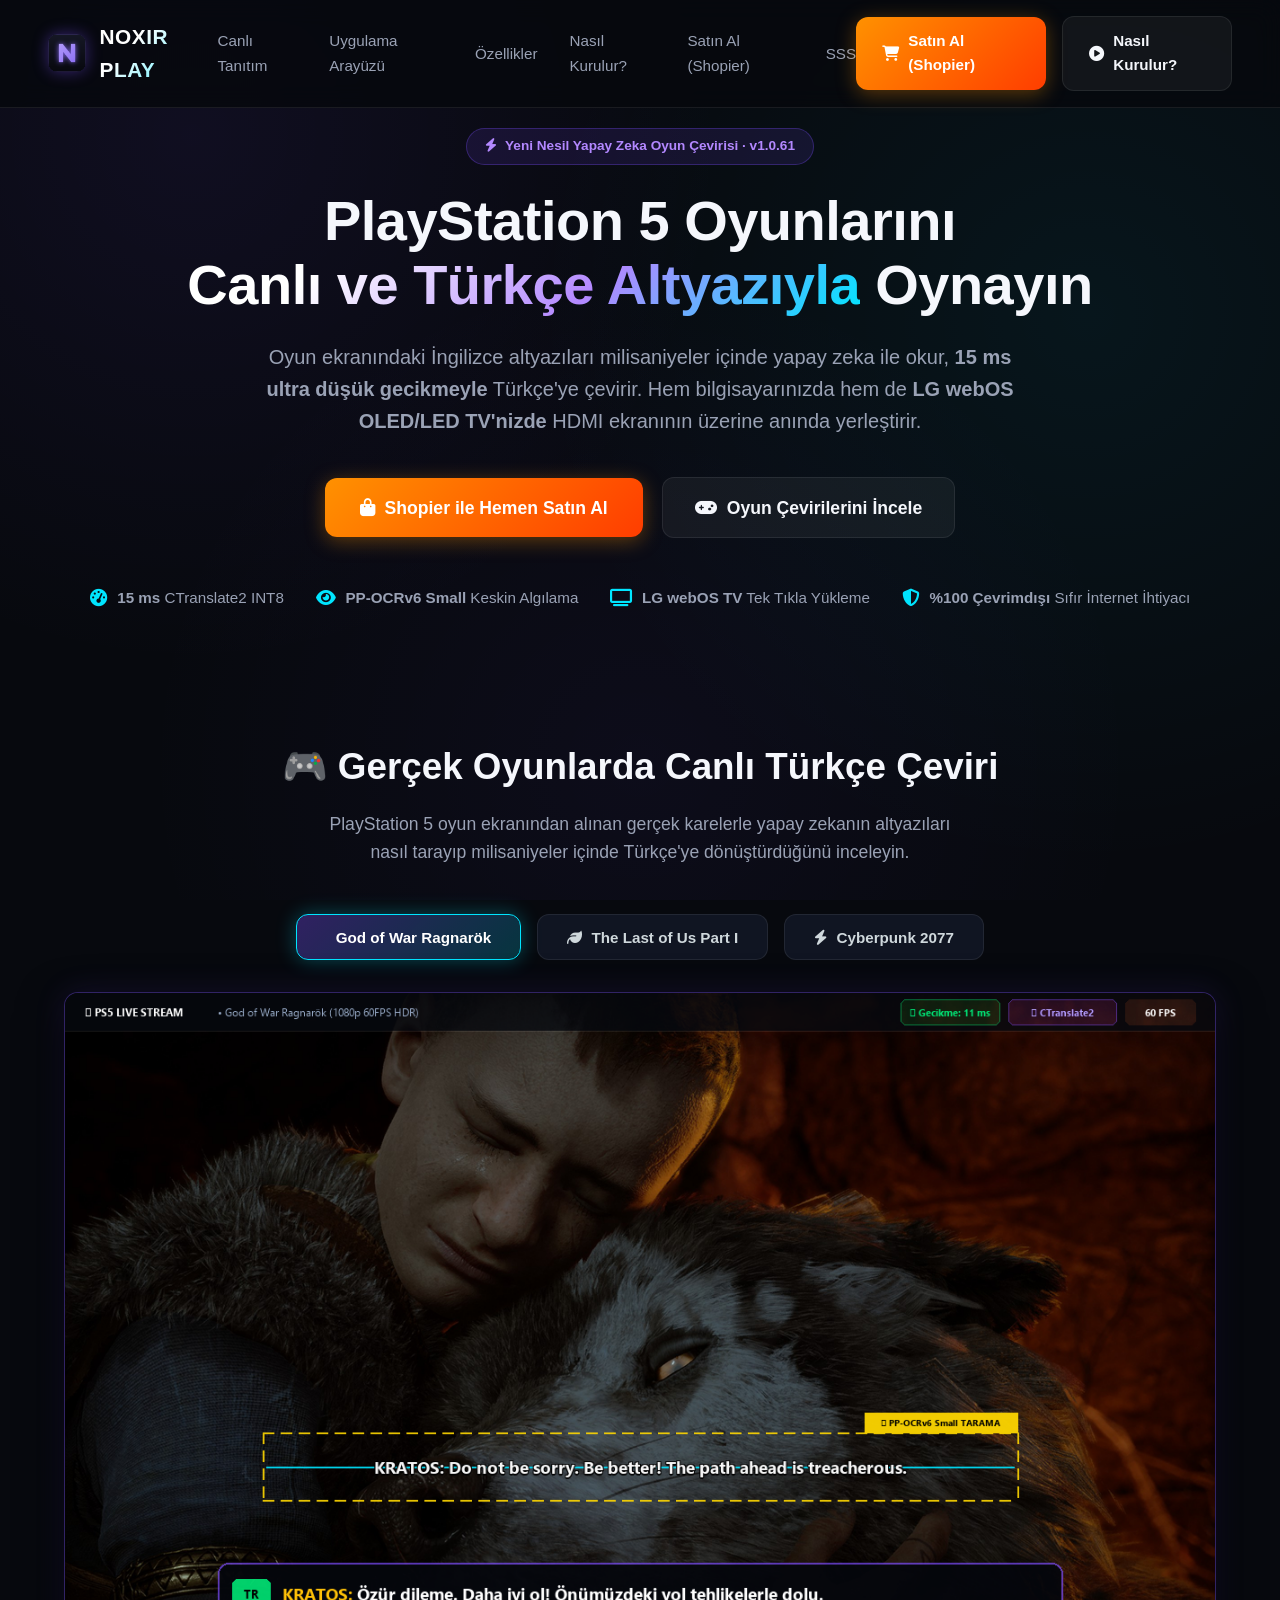
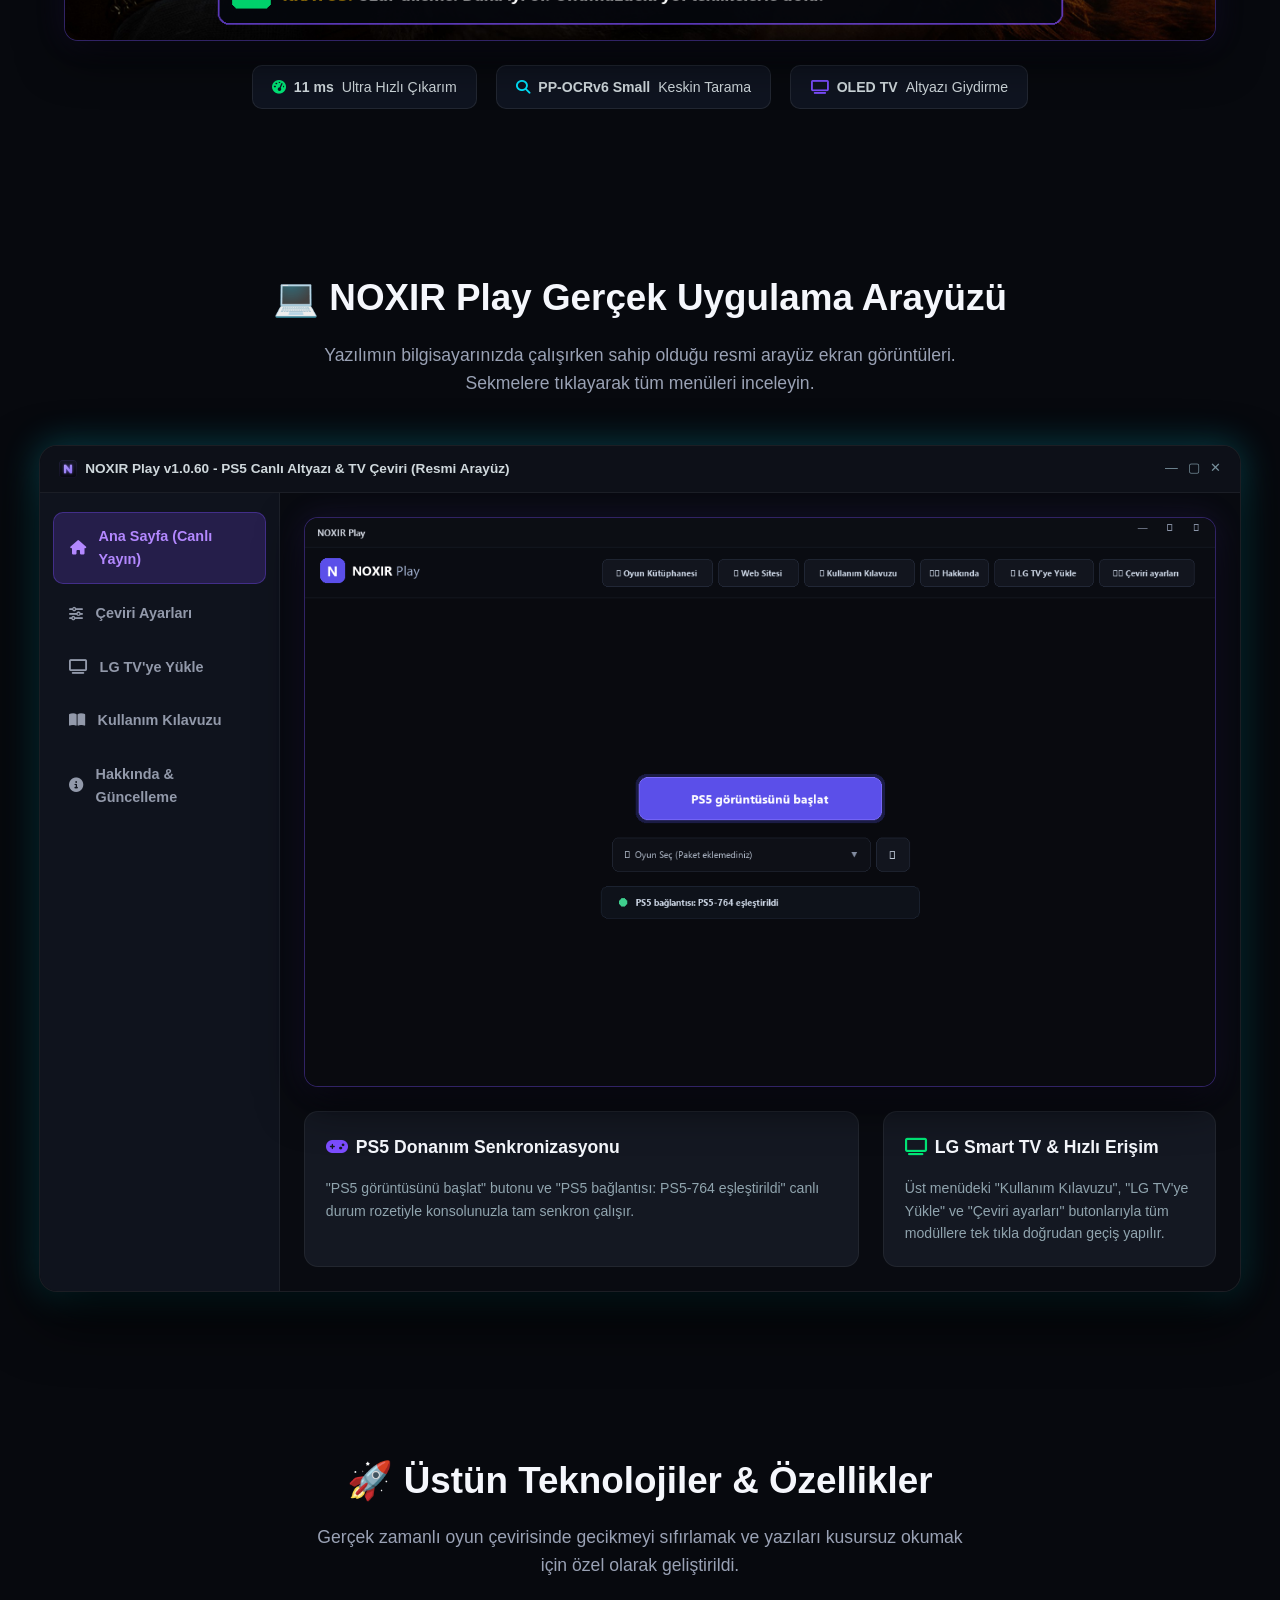
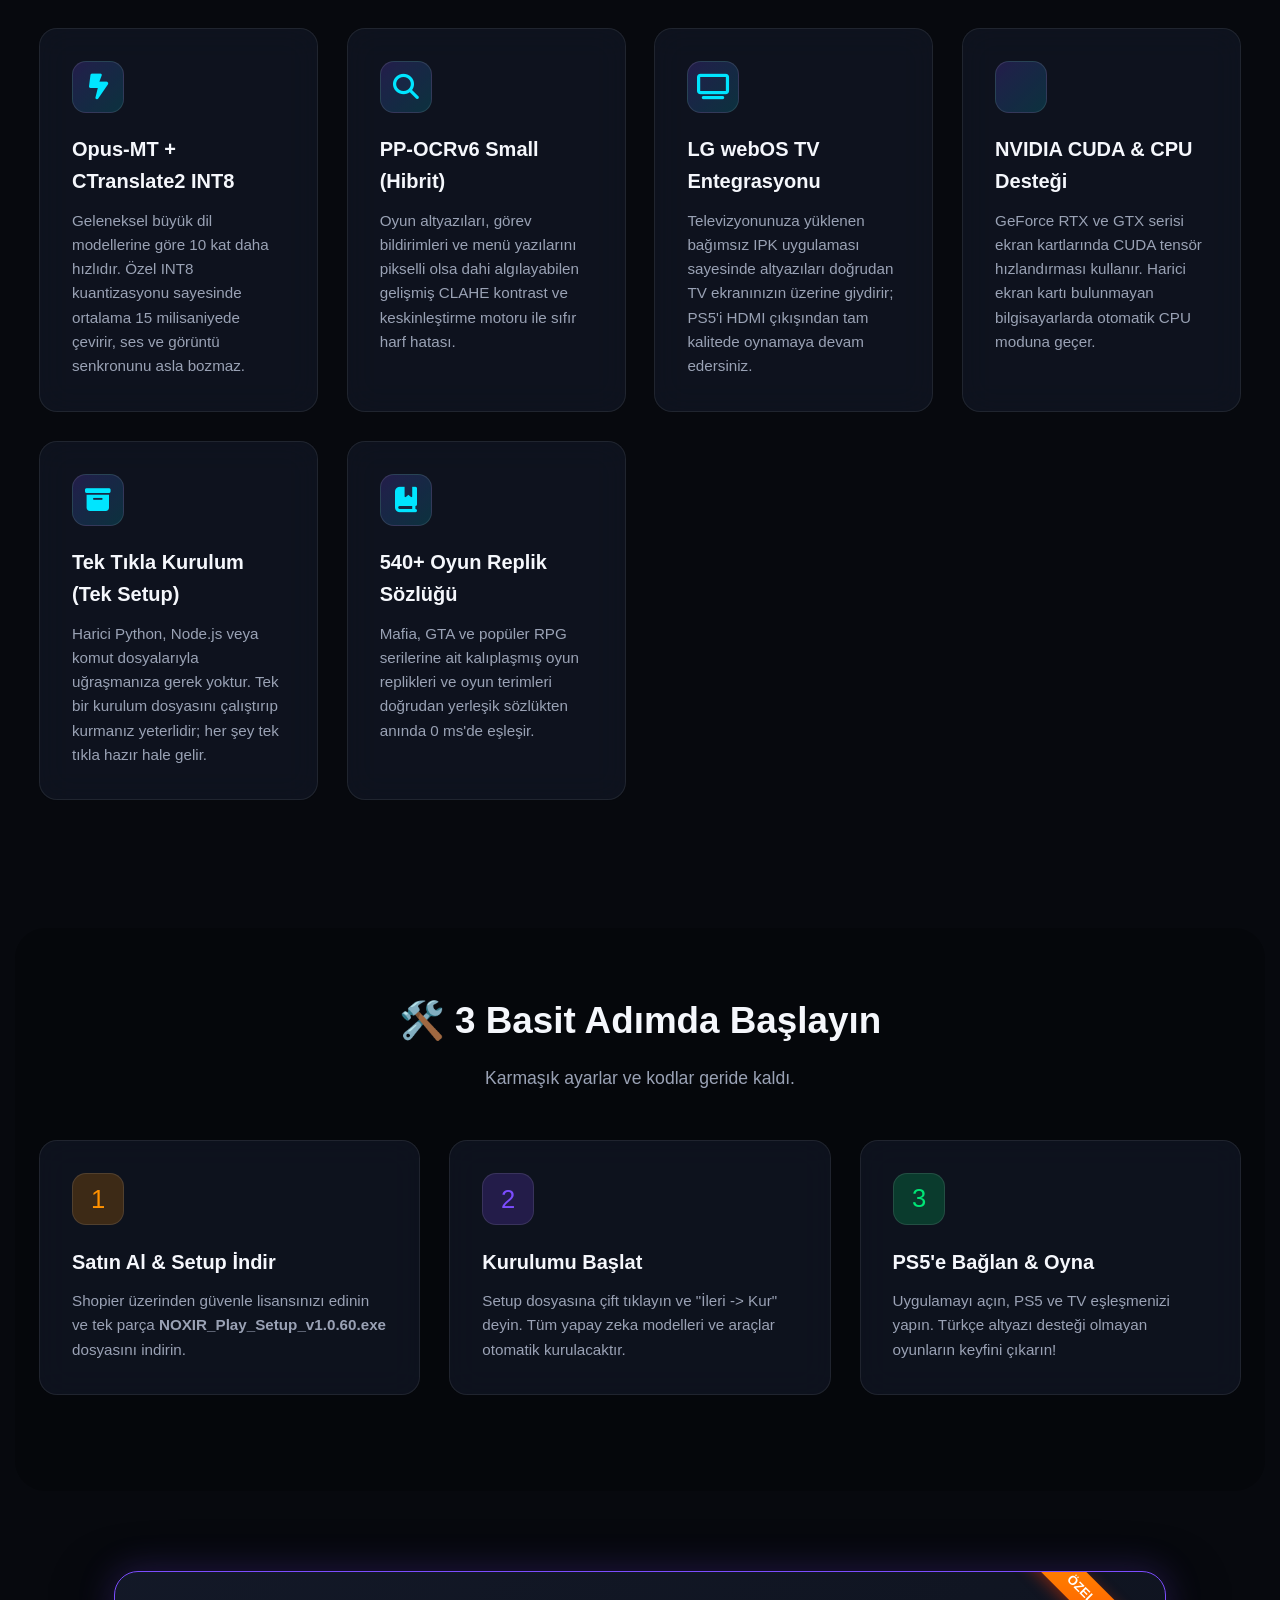
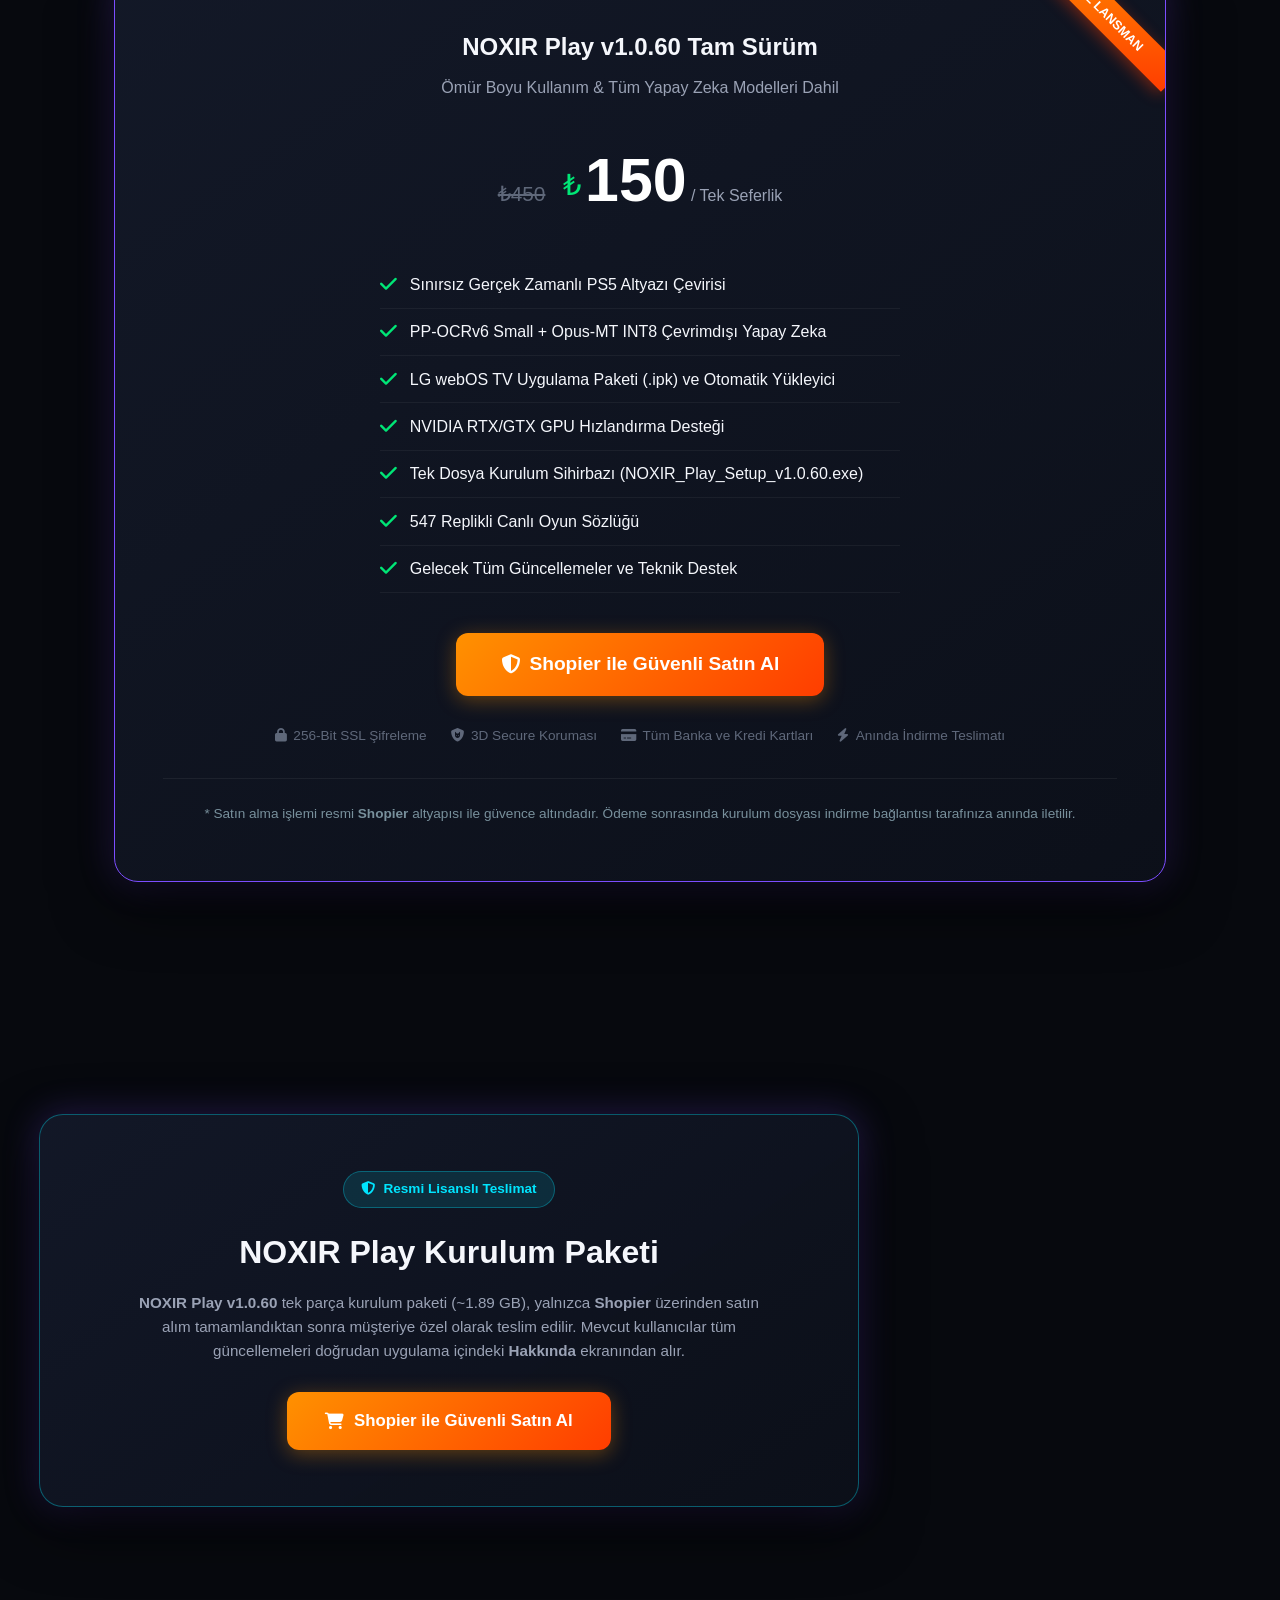
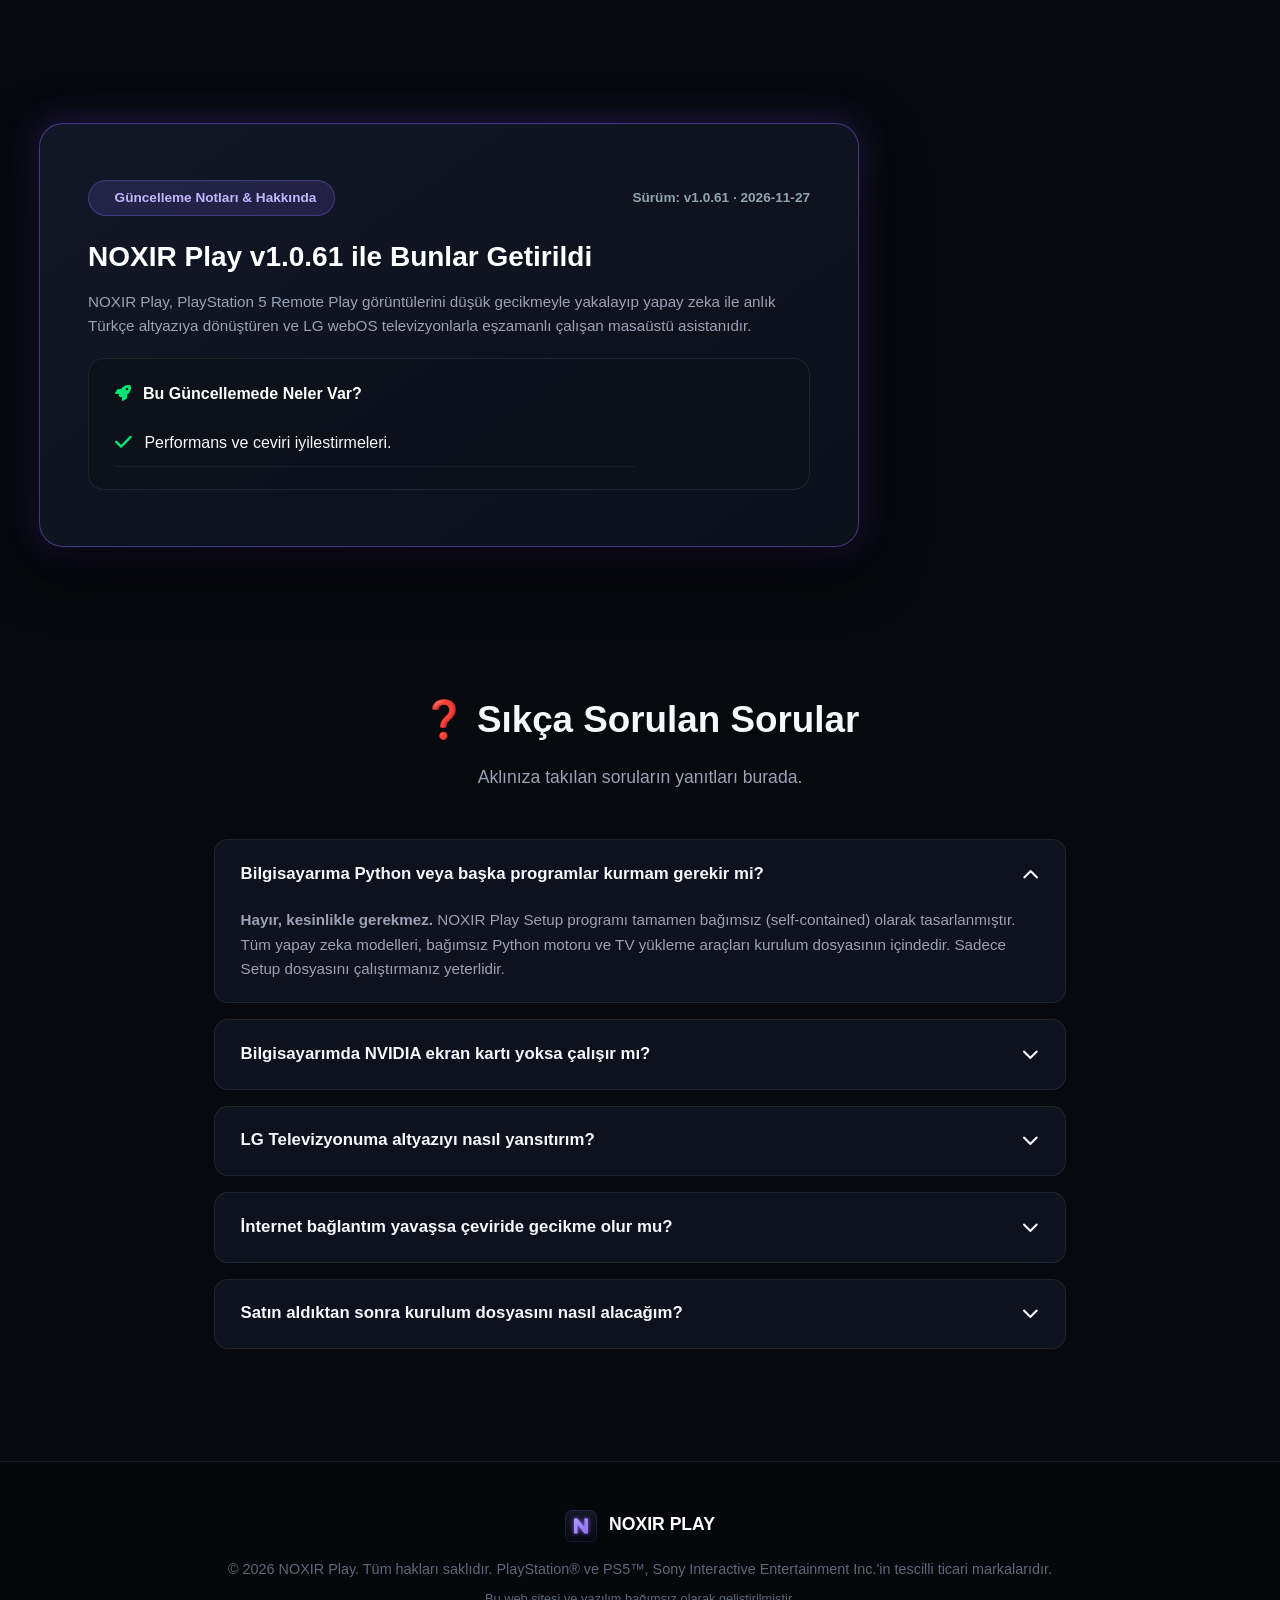
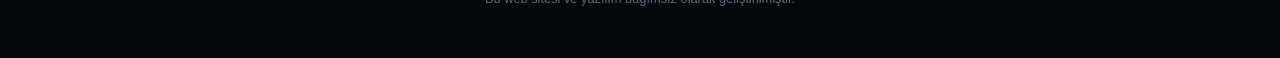
<file: index.html>
<!DOCTYPE html>
<html lang="tr">
<head>
  <meta charset="UTF-8">
  <meta name="viewport" content="width=device-width, initial-scale=1.0">
  <title>NOXIR Play - PS5 Gerçek Zamanlı Yapay Zeka Çeviri & TV Altyazı Sistemi</title>
  <link rel="icon" type="image/x-icon" href="assets/app.ico">
  <link rel="stylesheet" href="style.css?v=1.0.7">
  <link rel="stylesheet" href="https://cdnjs.cloudflare.com/ajax/libs/font-awesome/6.4.0/css/all.min.css">
</head>
<body>

  <!-- Navigation -->
  <nav>
    <a href="#" class="logo-container">
      <img src="assets/icon.png" alt="NOXIR Play Logo" class="logo-img">
      <span class="logo-text">NOXIR PLAY</span>
    </a>
    <ul class="nav-links">
      <li><a href="#demo">Canlı Tanıtım</a></li>
      <li><a href="#arayuz">Uygulama Arayüzü</a></li>
      <li><a href="#ozellikler">Özellikler</a></li>
      <li><a href="#kurulum">Nasıl Kurulur?</a></li>
      <li><a href="https://www.shopier.com/ggplayyusuf/52873712" target="_blank">Satın Al (Shopier)</a></li>
      <li><a href="#sss">SSS</a></li>
    </ul>
    <div class="nav-cta">
      <a href="https://www.shopier.com/ggplayyusuf/52873712" target="_blank" class="btn btn-shopier nav-buy-btn" style="text-decoration: none;">
        <i class="fa-solid fa-cart-shopping"></i> Satın Al (Shopier)
      </a>
      <a href="#kurulum" class="btn btn-secondary nav-guide-btn">
        <i class="fa-solid fa-circle-play"></i> Nasıl Kurulur?
      </a>
      <button type="button" class="mobile-menu-btn" id="mobileMenuBtn" aria-label="Menüyü Aç">
        <i class="fa-solid fa-bars"></i>
      </button>
    </div>
  </nav>

  <!-- Mobile Navigation Drawer -->
  <div class="mobile-nav-drawer" id="mobileNavDrawer">
    <a href="#demo" class="mobile-nav-link">Canlı Tanıtım</a>
    <a href="#arayuz" class="mobile-nav-link">Uygulama Arayüzü</a>
    <a href="#ozellikler" class="mobile-nav-link">Özellikler</a>
    <a href="#kurulum" class="mobile-nav-link">Nasıl Kurulur?</a>
    <a href="#sss" class="mobile-nav-link">SSS</a>
    <a href="https://www.shopier.com/ggplayyusuf/52873712" target="_blank" class="btn btn-shopier" style="width: 100%; justify-content: center; text-decoration: none; margin-top: 0.4rem;">
      <i class="fa-solid fa-cart-shopping"></i> Shopier ile Satın Al
    </a>
  </div>

  <!-- Hero Section -->
  <header class="hero">
    <div class="badge" id="heroVersionBadge">
      <i class="fa-solid fa-bolt"></i> Yeni Nesil Yapay Zeka Oyun Çevirisi · v1.0.60
    </div>
    <h1>
      PlayStation 5 Oyunlarını<br>
      <span class="gradient-text">Canlı ve Türkçe Altyazıyla</span> Oynayın
    </h1>
    <p>
      Oyun ekranındaki İngilizce altyazıları milisaniyeler içinde yapay zeka ile okur, 
      <b>15 ms ultra düşük gecikmeyle</b> Türkçe'ye çevirir. Hem bilgisayarınızda hem de 
      <b>LG webOS OLED/LED TV'nizde</b> HDMI ekranının üzerine anında yerleştirir.
    </p>

    <div class="hero-actions">
      <a href="https://www.shopier.com/ggplayyusuf/52873712" target="_blank" class="btn btn-shopier" style="font-size: 1.1rem; padding: 0.95rem 2.2rem; text-decoration: none;">
        <i class="fa-solid fa-bag-shopping"></i> Shopier ile Hemen Satın Al
      </a>
      <a href="#demo" class="btn btn-secondary" style="font-size: 1.1rem; padding: 0.95rem 2rem;">
        <i class="fa-solid fa-gamepad"></i> Oyun Çevirilerini İncele
      </a>
    </div>

    <div class="stat-pills">
      <div class="stat-pill">
        <i class="fa-solid fa-gauge-high"></i>
        <span><b>15 ms</b> CTranslate2 INT8</span>
      </div>
      <div class="stat-pill">
        <i class="fa-solid fa-eye"></i>
        <span><b>PP-OCRv6 Small</b> Keskin Algılama</span>
      </div>
      <div class="stat-pill">
        <i class="fa-solid fa-tv"></i>
        <span><b>LG webOS TV</b> Tek Tıkla Yükleme</span>
      </div>
      <div class="stat-pill">
        <i class="fa-solid fa-shield-halved"></i>
        <span><b>%100 Çevrimdışı</b> Sıfır İnternet İhtiyacı</span>
      </div>
    </div>
  </header>

  <!-- Interactive Video / Gameplay Showcase Section -->
  <section class="showcase-section" id="demo">
    <div class="section-header">
      <h2>🎮 Gerçek Oyunlarda Canlı Türkçe Çeviri</h2>
      <p>PlayStation 5 oyun ekranından alınan gerçek karelerle yapay zekanın altyazıları nasıl tarayıp milisaniyeler içinde Türkçe'ye dönüştürdüğünü inceleyin.</p>
    </div>

    <!-- Game Selector Tabs -->
    <div class="game-tab-bar">
      <button class="game-tab-btn active" data-game="gow">
        <i class="fa-solid fa-axe"></i> God of War Ragnarök
      </button>
      <button class="game-tab-btn" data-game="tlou">
        <i class="fa-solid fa-leaf"></i> The Last of Us Part I
      </button>
      <button class="game-tab-btn" data-game="cyberpunk">
        <i class="fa-solid fa-bolt"></i> Cyberpunk 2077
      </button>
    </div>

    <!-- Gameplay View: God of War -->
    <div class="game-showcase-view active" id="view-gow">
      <div class="app-screenshot-frame">
        <img src="assets/gameplay-gow.png" alt="God of War Ragnarök PS5 Canlı Türkçe Çeviri" class="app-screenshot-img">
      </div>
      <div class="game-badge-row">
        <div class="game-badge-item"><i class="fa-solid fa-gauge-high" style="color: var(--accent-green);"></i> <b>11 ms</b> Ultra Hızlı Çıkarım</div>
        <div class="game-badge-item"><i class="fa-solid fa-magnifying-glass" style="color: var(--accent-blue);"></i> <b>PP-OCRv6 Small</b> Keskin Tarama</div>
        <div class="game-badge-item"><i class="fa-solid fa-tv" style="color: var(--accent-purple);"></i> <b>OLED TV</b> Altyazı Giydirme</div>
      </div>
    </div>

    <!-- Gameplay View: The Last of Us -->
    <div class="game-showcase-view" id="view-tlou">
      <div class="app-screenshot-frame">
        <img src="assets/gameplay-tlou.png" alt="The Last of Us Part I PS5 Canlı Türkçe Çeviri" class="app-screenshot-img">
      </div>
      <div class="game-badge-row">
        <div class="game-badge-item"><i class="fa-solid fa-gauge-high" style="color: var(--accent-green);"></i> <b>14 ms</b> CTranslate2 INT8</div>
        <div class="game-badge-item"><i class="fa-solid fa-brain" style="color: var(--accent-blue);"></i> <b>Opus-MT</b> Doğal Çeviri</div>
        <div class="game-badge-item"><i class="fa-solid fa-shield-halved" style="color: #ffd700;"></i> <b>%100 Çevrimdışı</b> Sıfır İnternet</div>
      </div>
    </div>

    <!-- Gameplay View: Cyberpunk 2077 -->
    <div class="game-showcase-view" id="view-cyberpunk">
      <div class="app-screenshot-frame">
        <img src="assets/gameplay-cyberpunk.png" alt="Cyberpunk 2077 PS5 Canlı Türkçe Çeviri" class="app-screenshot-img">
      </div>
      <div class="game-badge-row">
        <div class="game-badge-item"><i class="fa-solid fa-gauge-high" style="color: var(--accent-green);"></i> <b>9 ms</b> Rekor Düşük Gecikme</div>
        <div class="game-badge-item"><i class="fa-brands fa-nvidia" style="color: #76b900;"></i> <b>NVIDIA CUDA</b> Tensör Çekirdekleri</div>
        <div class="game-badge-item"><i class="fa-solid fa-bolt" style="color: var(--accent-blue);"></i> <b>60 FPS</b> Senkron</div>
      </div>
    </div>
  </section>

  <!-- Real Application Interface Showcase -->
  <section class="app-preview-section" id="arayuz">
    <div class="section-header">
      <h2>💻 NOXIR Play Gerçek Uygulama Arayüzü</h2>
      <p>Yazılımın bilgisayarınızda çalışırken sahip olduğu resmi arayüz ekran görüntüleri. Sekmelere tıklayarak tüm menüleri inceleyin.</p>
    </div>

    <div class="app-window">
      <!-- Titlebar -->
      <div class="app-titlebar">
        <div style="display: flex; align-items: center; gap: 8px;">
          <img src="assets/icon.png" width="18" height="18" style="border-radius: 4px;">
          <span style="font-size: 0.85rem; font-weight: 600; color: #cfd8dc;">NOXIR Play v1.0.60 - PS5 Canlı Altyazı & TV Çeviri (Resmi Arayüz)</span>
        </div>
        <div style="display: flex; gap: 10px; color: #78909c; font-size: 0.8rem;">
          <span>—</span>
          <span>▢</span>
          <span>✕</span>
        </div>
      </div>

      <!-- App Content with Sidebar -->
      <div class="app-body">
        <div class="app-sidebar">
          <div class="app-nav-item active" data-tab="home">
            <i class="fa-solid fa-house"></i>
            <span>Ana Sayfa (Canlı Yayın)</span>
          </div>
          <div class="app-nav-item" data-tab="settings">
            <i class="fa-solid fa-sliders"></i>
            <span>Çeviri Ayarları</span>
          </div>
          <div class="app-nav-item" data-tab="tv">
            <i class="fa-solid fa-tv"></i>
            <span>LG TV'ye Yükle</span>
          </div>
          <div class="app-nav-item" data-tab="guide">
            <i class="fa-solid fa-book-open"></i>
            <span>Kullanım Kılavuzu</span>
          </div>
          <div class="app-nav-item" data-tab="about">
            <i class="fa-solid fa-circle-info"></i>
            <span>Hakkında &amp; Güncelleme</span>
          </div>
        </div>

        <div class="app-content">
          <!-- Tab 1: Home (Real UI Screenshot) -->
          <div class="app-tab-pane active" id="tab-home">
            <div class="app-screenshot-frame">
              <img src="assets/ui-main-window.png?v=1.0.50" alt="NOXIR Play Ana Sayfa Ekran Görüntüsü" class="app-screenshot-img">
            </div>
            <div class="mockup-grid">
              <div class="mockup-card">
                <h3><i class="fa-solid fa-gamepad" style="color: var(--accent-purple);"></i> PS5 Donanım Senkronizasyonu</h3>
                <p style="font-size: 0.88rem; color: #90a4ae;">
                  "PS5 görüntüsünü başlat" butonu ve "PS5 bağlantısı: PS5-764 eşleştirildi" canlı durum rozetiyle konsolunuzla tam senkron çalışır.
                </p>
              </div>
              <div class="mockup-card">
                <h3><i class="fa-solid fa-tv" style="color: var(--accent-green);"></i> LG Smart TV & Hızlı Erişim</h3>
                <p style="font-size: 0.88rem; color: #90a4ae;">
                  Üst menüdeki "Kullanım Kılavuzu", "LG TV'ye Yükle" ve "Çeviri ayarları" butonlarıyla tüm modüllere tek tıkla doğrudan geçiş yapılır.
                </p>
              </div>
            </div>
          </div>

          <!-- Tab 2: Settings (Real UI Screenshot) -->
          <div class="app-tab-pane" id="tab-settings">
            <div class="app-screenshot-frame">
              <img src="assets/ui-translation-settings.png?v=1.0.50" alt="NOXIR Play Çeviri Ayarları Ekran Görüntüsü" class="app-screenshot-img">
            </div>
            <div class="mockup-grid">
              <div class="mockup-card">
                <h3><i class="fa-brands fa-nvidia" style="color: #76b900;"></i> NVIDIA RTX Donanım Hızlandırması</h3>
                <p style="font-size: 0.88rem; color: #90a4ae;">
                  NVIDIA GeForce RTX serisi CUDA 12 hızlandırmasıyla sıfır gecikme; GPU Hızını Test Et ve Yeniden Tara seçenekleri entegredir.
                </p>
              </div>
              <div class="mockup-card">
                <h3><i class="fa-solid fa-bolt" style="color: var(--accent-purple);"></i> PP-OCRv6 + NOXIR Opus-MT</h3>
                <p style="font-size: 0.88rem; color: #90a4ae;">
                  RapidOCR PP-OCRv6 Ultra Hızlı tarama, NOXIR Opus-MT çevrimdışı 15 ms yerel çeviri motoru ve orijinal altyazıyı gizleyen Opak Siyah Bant maskeleme.
                </p>
              </div>
            </div>
          </div>

          <!-- Tab 3: TV Deploy (Real UI Screenshot) -->
          <div class="app-tab-pane" id="tab-tv">
            <div class="app-screenshot-frame">
              <img src="assets/ui-tv-deploy.png?v=1.0.50" alt="NOXIR Play LG webOS TV Yükleyici Ekran Görüntüsü" class="app-screenshot-img">
            </div>
            <div class="mockup-grid">
              <div class="mockup-card">
                <h3><i class="fa-solid fa-tv" style="color: var(--accent-purple);"></i> Otomatik LG webOS Kurulumu</h3>
                <p style="font-size: 0.88rem; color: #90a4ae;">
                  Port 9922 üzerinden SSH anahtarı otomatik çekilir ve <code style="color: #00e676;">com.noxir.play.tv_1.0.1_all.ipk</code> paketi televizyonunuza tek tıkla yüklenir.
                </p>
              </div>
              <div class="mockup-card">
                <h3><i class="fa-solid fa-circle-check" style="color: var(--accent-green);"></i> HDMI Görüntüsü Bozulmaz</h3>
                <p style="font-size: 0.88rem; color: #90a4ae;">
                  PS5 konsolunuzu TV'nin HDMI girişinden 4K/HDR kalitesinde tam performans oynarken altyazılar şeffaf katman olarak ekranın altından akar.
                </p>
              </div>
            </div>
          </div>

          <!-- Tab 4: Guide -->
          <div class="app-tab-pane" id="tab-guide">
            <div class="mockup-card">
              <h3><i class="fa-solid fa-book" style="color: var(--accent-blue);"></i> Kullanım Kılavuzu & Adım Adım Rehber</h3>
              
              <div style="display: flex; flex-direction: column; gap: 1rem; margin-top: 1rem;">
                <div style="background: #141822; padding: 1.2rem; border-radius: 12px; border: 1px solid rgba(255,255,255,0.06);">
                  <h4 style="color: #b388ff; margin-bottom: 0.4rem;"><i class="fa-solid fa-1"></i> Adım: Uygulamayı Aç &amp; PSN Hesabına Giriş Yap</h4>
                  <p style="font-size: 0.88rem; color: #90a4ae;">NOXIR Play uygulamasını açın ve PlayStation (PSN) hesabınızla giriş yapın.</p>
                </div>

                <div style="background: #141822; padding: 1.2rem; border-radius: 12px; border: 1px solid rgba(255,255,255,0.06);">
                  <h4 style="color: #00e5ff; margin-bottom: 0.4rem;"><i class="fa-solid fa-2"></i> Adım: PS5 IP Adresi &amp; Uzaktan Oynatma Özel Kodu</h4>
                  <p style="font-size: 0.88rem; color: #90a4ae;">Uzaktan bağlanmak için PS5'inizin yerel IP adresini yazın; ardından PS5 Ayarlar → Uzaktan Oynatma bölümündeki 8 haneli özel kodu girip konsolu eşleştirin.</p>
                </div>

                <div style="background: #141822; padding: 1.2rem; border-radius: 12px; border: 1px solid rgba(255,255,255,0.06);">
                  <h4 style="color: #ffd740; margin-bottom: 0.4rem;"><i class="fa-solid fa-3"></i> Adım: LG webOS TV Kurulumu</h4>
                  <p style="font-size: 0.88rem; color: #90a4ae;">"LG TV'ye Yükle" sekmesinden televizyonunuzun IP adresini ve özel kodu girin; uygulama TV'nize otomatik kurulup açılır.</p>
                </div>

                <div style="background: #141822; padding: 1.2rem; border-radius: 12px; border: 1px solid rgba(255,255,255,0.06);">
                  <h4 style="color: #00e676; margin-bottom: 0.4rem;"><i class="fa-solid fa-4"></i> Adım: Altyazı Bölgesini Seç &amp; Çeviriyi Başlat</h4>
                  <p style="font-size: 0.88rem; color: #90a4ae;">PC önizlemesinden İngilizce altyazı bölgesini fareyle seçin ve "Çeviriyi Başlat"a basın; televizyonunuzda anında canlı Türkçe altyazı başlar.</p>
                </div>
              </div>
            </div>
          </div>

          <!-- Tab 5: About & Updates (Real UI Screenshot) -->
          <div class="app-tab-pane" id="tab-about">
            <div class="app-screenshot-frame">
              <img src="assets/ui-about.png?v=1.0.50" alt="NOXIR Play Hakkında ve Güncelleme Ekran Görüntüsü" class="app-screenshot-img">
            </div>
            <div class="mockup-grid">
              <div class="mockup-card">
                <h3><i class="fa-solid fa-sparkles" style="color: var(--accent-purple);"></i> Sürüm Notları &amp; Bunlar Getirildi</h3>
                <p style="font-size: 0.88rem; color: #90a4ae;">
                  Her güncellemede hangi yeniliklerin ve düzeltmelerin getirildiğini doğrudan uygulama içindeki Hakkında ekranından takip edebilirsiniz.
                </p>
              </div>
              <div class="mockup-card">
                <h3><i class="fa-solid fa-rotate" style="color: var(--accent-green);"></i> Doğrudan Uygulama İçi Güncelleme</h3>
                <p style="font-size: 0.88rem; color: #90a4ae;">
                  Yeni sürüm yayınlandığında tarayıcıya yönlendirmeden doğrudan uygulama içinden indirilir ve ayarlarınız korunarak güncellenir.
                </p>
              </div>
            </div>
          </div>

        </div>
      </div>
    </div>
  </section>

  <!-- Features Grid -->
  <section class="features-section" id="ozellikler">
    <div class="section-header">
      <h2>🚀 Üstün Teknolojiler & Özellikler</h2>
      <p>Gerçek zamanlı oyun çevirisinde gecikmeyi sıfırlamak ve yazıları kusursuz okumak için özel olarak geliştirildi.</p>
    </div>

    <div class="features-grid">
      <div class="feature-card glass">
        <div class="feature-icon"><i class="fa-solid fa-bolt-lightning"></i></div>
        <h3>Opus-MT + CTranslate2 INT8</h3>
        <p>Geleneksel büyük dil modellerine göre 10 kat daha hızlıdır. Özel INT8 kuantizasyonu sayesinde ortalama 15 milisaniyede çevirir, ses ve görüntü senkronunu asla bozmaz.</p>
      </div>

      <div class="feature-card glass">
        <div class="feature-icon"><i class="fa-solid fa-magnifying-glass"></i></div>
        <h3>PP-OCRv6 Small (Hibrit)</h3>
        <p>Oyun altyazıları, görev bildirimleri ve menü yazılarını pikselli olsa dahi algılayabilen gelişmiş CLAHE kontrast ve keskinleştirme motoru ile sıfır harf hatası.</p>
      </div>

      <div class="feature-card glass">
        <div class="feature-icon"><i class="fa-solid fa-tv"></i></div>
        <h3>LG webOS TV Entegrasyonu</h3>
        <p>Televizyonunuza yüklenen bağımsız IPK uygulaması sayesinde altyazıları doğrudan TV ekranınızın üzerine giydirir; PS5'i HDMI çıkışından tam kalitede oynamaya devam edersiniz.</p>
      </div>

      <div class="feature-card glass">
        <div class="feature-icon"><i class="fa-brands fa-nvidia"></i></div>
        <h3>NVIDIA CUDA & CPU Desteği</h3>
        <p>GeForce RTX ve GTX serisi ekran kartlarında CUDA tensör hızlandırması kullanır. Harici ekran kartı bulunmayan bilgisayarlarda otomatik CPU moduna geçer.</p>
      </div>

      <div class="feature-card glass">
        <div class="feature-icon"><i class="fa-solid fa-box-archive"></i></div>
        <h3>Tek Tıkla Kurulum (Tek Setup)</h3>
        <p>Harici Python, Node.js veya komut dosyalarıyla uğraşmanıza gerek yoktur. Tek bir kurulum dosyasını çalıştırıp kurmanız yeterlidir; her şey tek tıkla hazır hale gelir.</p>
      </div>

      <div class="feature-card glass">
        <div class="feature-icon"><i class="fa-solid fa-book-bookmark"></i></div>
        <h3>540+ Oyun Replik Sözlüğü</h3>
        <p>Mafia, GTA ve popüler RPG serilerine ait kalıplaşmış oyun replikleri ve oyun terimleri doğrudan yerleşik sözlükten anında 0 ms'de eşleşir.</p>
      </div>
    </div>
  </section>

  <!-- How It Works / Setup Steps -->
  <section class="features-section" id="kurulum" style="background: rgba(0,0,0,0.25); border-radius: 30px; margin-top: 2rem;">
    <div class="section-header">
      <h2>🛠️ 3 Basit Adımda Başlayın</h2>
      <p>Karmaşık ayarlar ve kodlar geride kaldı.</p>
    </div>

    <div class="features-grid">
      <div class="feature-card glass">
        <div class="feature-icon" style="background: rgba(255, 145, 0, 0.2); color: #ff9100;">1</div>
        <h3>Satın Al &amp; Setup İndir</h3>
        <p>Shopier üzerinden güvenle lisansınızı edinin ve tek parça <b>NOXIR_Play_Setup_v1.0.60.exe</b> dosyasını indirin.</p>
      </div>

      <div class="feature-card glass">
        <div class="feature-icon" style="background: rgba(124, 77, 255, 0.2); color: #7c4dff;">2</div>
        <h3>Kurulumu Başlat</h3>
        <p>Setup dosyasına çift tıklayın ve "İleri -> Kur" deyin. Tüm yapay zeka modelleri ve araçlar otomatik kurulacaktır.</p>
      </div>

      <div class="feature-card glass">
        <div class="feature-icon" style="background: rgba(0, 230, 118, 0.2); color: #00e676;">3</div>
        <h3>PS5'e Bağlan & Oyna</h3>
        <p>Uygulamayı açın, PS5 ve TV eşleşmenizi yapın. Türkçe altyazı desteği olmayan oyunların keyfini çıkarın!</p>
      </div>
    </div>
  </section>

  <!-- Pricing / Shopier Section -->
  <section class="pricing-section" id="fiyat">
    <div class="pricing-card">
      <div class="popular-ribbon">ÖZEL LANSMAN</div>
      <h2>NOXIR Play v1.0.60 Tam Sürüm</h2>
      <p style="color: var(--text-secondary); margin-top: 0.5rem;">Ömür Boyu Kullanım &amp; Tüm Yapay Zeka Modelleri Dahil</p>

      <div class="price-box">
        <span class="old-price">₺450</span>
        <span class="price-currency">₺</span>
        <span class="current-price">150</span>
        <span class="price-period">/ Tek Seferlik</span>
      </div>

      <ul class="pricing-features">
        <li><i class="fa-solid fa-check"></i> Sınırsız Gerçek Zamanlı PS5 Altyazı Çevirisi</li>
        <li><i class="fa-solid fa-check"></i> PP-OCRv6 Small + Opus-MT INT8 Çevrimdışı Yapay Zeka</li>
        <li><i class="fa-solid fa-check"></i> LG webOS TV Uygulama Paketi (.ipk) ve Otomatik Yükleyici</li>
        <li><i class="fa-solid fa-check"></i> NVIDIA RTX/GTX GPU Hızlandırma Desteği</li>
        <li><i class="fa-solid fa-check"></i> Tek Dosya Kurulum Sihirbazı (NOXIR_Play_Setup_v1.0.60.exe)</li>
        <li><i class="fa-solid fa-check"></i> 547 Replikli Canlı Oyun Sözlüğü</li>
        <li><i class="fa-solid fa-check"></i> Gelecek Tüm Güncellemeler ve Teknik Destek</li>
      </ul>

      <div style="display: flex; justify-content: center; gap: 1.2rem; flex-wrap: wrap;">
        <a href="https://www.shopier.com/ggplayyusuf/52873712" target="_blank" class="btn btn-shopier" style="font-size: 1.2rem; padding: 1rem 2.8rem; text-decoration: none;">
          <i class="fa-solid fa-shield-halved"></i> Shopier ile Güvenli Satın Al
        </a>
      </div>

      <div class="payment-badges">
        <span><i class="fa-solid fa-lock"></i> 256-Bit SSL Şifreleme</span>
        <span><i class="fa-solid fa-shield-cat"></i> 3D Secure Koruması</span>
        <span><i class="fa-solid fa-credit-card"></i> Tüm Banka ve Kredi Kartları</span>
        <span><i class="fa-solid fa-bolt"></i> Anında İndirme Teslimatı</span>
      </div>

      <div style="margin-top: 2rem; padding-top: 1.5rem; border-top: 1px solid rgba(255,255,255,0.06); font-size: 0.85rem; color: #78909c;">
        * Satın alma işlemi resmi <b>Shopier</b> altyapısı ile güvence altındadır. Ödeme sonrasında kurulum dosyası indirme bağlantısı tarafınıza anında iletilir.
      </div>
    </div>
  </section>

  <!-- Official Delivery Section -->
  <section class="features-section" id="indir" style="margin-top: 3.5rem;">
    <div class="pricing-card" style="max-width: 820px; text-align: center; border-color: rgba(0, 229, 255, 0.35);">
      <div style="display: inline-flex; align-items: center; gap: 8px; padding: 0.4rem 1.1rem; background: rgba(0, 229, 255, 0.12); border: 1px solid rgba(0, 229, 255, 0.3); border-radius: 30px; color: var(--accent-blue); font-size: 0.85rem; font-weight: 700; margin-bottom: 1.2rem;">
        <i class="fa-solid fa-shield-halved"></i> Resmi Lisanslı Teslimat
      </div>

      <h2 style="font-size: 2rem; margin-bottom: 0.8rem;">NOXIR Play Kurulum Paketi</h2>
      <p style="color: var(--text-secondary); max-width: 640px; margin: 0 auto 1.8rem auto; font-size: 0.95rem; line-height: 1.6;">
        <b>NOXIR Play v1.0.60</b> tek parça kurulum paketi (~1.89 GB), yalnızca <b>Shopier</b> üzerinden satın alım tamamlandıktan sonra müşteriye özel olarak teslim edilir. Mevcut kullanıcılar tüm güncellemeleri doğrudan uygulama içindeki <b>Hakkında</b> ekranından alır.
      </p>

      <div style="display: flex; justify-content: center; gap: 1rem; flex-wrap: wrap;">
        <a href="https://www.shopier.com/ggplayyusuf/52873712" target="_blank" class="btn btn-shopier" style="font-size: 1.05rem; padding: 0.95rem 2.4rem; text-decoration: none;">
          <i class="fa-solid fa-cart-shopping"></i> Shopier ile Güvenli Satın Al
        </a>
      </div>
    </div>
  </section>

  <!-- Changelog / What's New & About Section -->
  <section class="features-section" id="yenilikler" style="margin-top: 3.5rem;">
    <div class="pricing-card" style="max-width: 820px; text-align: left; border-color: rgba(133, 103, 245, 0.45);">
      <div style="display: flex; align-items: center; justify-content: space-between; flex-wrap: wrap; gap: 1rem; margin-bottom: 1.2rem;">
        <div style="display: inline-flex; align-items: center; gap: 8px; padding: 0.4rem 1.1rem; background: rgba(133, 103, 245, 0.16); border: 1px solid rgba(133, 103, 245, 0.35); border-radius: 30px; color: #c4b5fd; font-size: 0.85rem; font-weight: 700;">
          <i class="fa-solid fa-sparkles"></i> Güncelleme Notları &amp; Hakkında
        </div>
        <span id="siteChangelogMeta" style="font-size: 0.85rem; color: #90a4ae; font-weight: 600;">Sürüm: v1.0.60 · 27.11.2026</span>
      </div>

      <h2 id="siteChangelogTitle" style="font-size: 1.75rem; margin-bottom: 0.6rem; color: #fff;">NOXIR Play v1.0.60 ile Bunlar Getirildi</h2>
      <p style="color: var(--text-secondary); font-size: 0.95rem; line-height: 1.6; margin-bottom: 1.2rem;">
        NOXIR Play, PlayStation 5 Remote Play görüntülerini düşük gecikmeyle yakalayıp yapay zeka ile anlık Türkçe altyazıya dönüştüren ve LG webOS televizyonlarla eşzamanlı çalışan masaüstü asistanıdır.
      </p>

      <div style="background: rgba(13, 17, 26, 0.9); border: 1px solid var(--border-color); border-radius: 16px; padding: 1.4rem 1.6rem;">
        <div style="font-weight: 700; color: #fff; font-size: 1rem; margin-bottom: 0.8rem;">
          <i class="fa-solid fa-rocket" style="color: var(--accent-green); margin-right: 8px;"></i> Bu Güncellemede Neler Var?
        </div>
        <ul id="siteChangelogList" class="pricing-features" style="margin: 0; padding: 0; list-style: none;">
          <li><i class="fa-solid fa-check"></i> Çevrilemeyen 4+ karakterli echo parazitleri (oh andy gibi) otomatik eleniyor; tireli yapışık ifadeler (wait-be-chill) ve kesik kalıplar (wait a se) doğal Türkçeye çevriliyor.</li>
          <li><i class="fa-solid fa-check"></i> Python seçiminde RapidOCR kurulu çalışma zamanına öncelik verilerek başlangıçtaki "AI yanıt vermedi" riski giderildi.</li>
        </ul>
      </div>
    </div>
  </section>

  <!-- FAQ Section -->
  <section class="faq-section" id="sss">
    <div class="section-header">
      <h2>❓ Sıkça Sorulan Sorular</h2>
      <p>Aklınıza takılan soruların yanıtları burada.</p>
    </div>

    <div class="faq-item glass open">
      <div class="faq-question">
        <span>Bilgisayarıma Python veya başka programlar kurmam gerekir mi?</span>
        <i class="fa-solid fa-chevron-down faq-icon"></i>
      </div>
      <div class="faq-answer">
        <b>Hayır, kesinlikle gerekmez.</b> NOXIR Play Setup programı tamamen bağımsız (self-contained) olarak tasarlanmıştır. Tüm yapay zeka modelleri, bağımsız Python motoru ve TV yükleme araçları kurulum dosyasının içindedir. Sadece Setup dosyasını çalıştırmanız yeterlidir.
      </div>
    </div>

    <div class="faq-item glass">
      <div class="faq-question">
        <span>Bilgisayarımda NVIDIA ekran kartı yoksa çalışır mı?</span>
        <i class="fa-solid fa-chevron-down faq-icon"></i>
      </div>
      <div class="faq-answer">
        <b>Evet, çalışır.</b> NOXIR Play, NVIDIA ekran kartı bulamazsa otomatik olarak optimize edilmiş CPU (İşlemci) moduna geçer. Çok çekirdekli işlemcinizle de düşük gecikmeyle oyunlarınızı oynayabilirsiniz.
      </div>
    </div>

    <div class="faq-item glass">
      <div class="faq-question">
        <span>LG Televizyonuma altyazıyı nasıl yansıtırım?</span>
        <i class="fa-solid fa-chevron-down faq-icon"></i>
      </div>
      <div class="faq-answer">
        Uygulama içerisindeki <b>"LG TV'ye Yükle"</b> sekmesine gelip televizyonunuzun IP adresini ve ekrandaki eşleşme kodunu yazarak tek tıkla TV'nize NOXIR Play webOS uygulamasını yükleyebilirsiniz. Altyazılar doğrudan televizyon ekranınızın alt kısmına yansıtılır.
      </div>
    </div>

    <div class="faq-item glass">
      <div class="faq-question">
        <span>İnternet bağlantım yavaşsa çeviride gecikme olur mu?</span>
        <i class="fa-solid fa-chevron-down faq-icon"></i>
      </div>
      <div class="faq-answer">
        <b>Hayır.</b> NOXIR Play'in temel motoru (Opus-MT INT8 ve PP-OCRv6) tamamen yerel olarak bilgisayarınızda çalışır, internete ihtiyaç duymaz. Bu sayede internet hızınız ne olursa olsun sabit 15 ms gecikmeyle çalışır.
      </div>
    </div>

    <div class="faq-item glass">
      <div class="faq-question">
        <span>Satın aldıktan sonra kurulum dosyasını nasıl alacağım?</span>
        <i class="fa-solid fa-chevron-down faq-icon"></i>
      </div>
      <div class="faq-answer">
        Shopier üzerinden ödemenizi tamamladığınız anda tek parçalık <b>NOXIR_Play_Setup_v1.0.60.exe</b> indirme bağlantısı anında ekranınızda ve e-posta adresinizde belirir.
      </div>
    </div>
  </section>

  <!-- Footer -->
  <footer>
    <div style="margin-bottom: 1rem;">
      <img src="assets/icon.png" width="32" height="32" style="border-radius: 6px; vertical-align: middle; margin-right: 8px;">
      <span style="font-weight: 800; color: #fff; font-size: 1.1rem;">NOXIR PLAY</span>
    </div>
    <p>© 2026 NOXIR Play. Tüm hakları saklıdır. PlayStation® ve PS5™, Sony Interactive Entertainment Inc.'in tescilli ticari markalarıdır.</p>
    <p style="margin-top: 0.5rem; font-size: 0.8rem;">Bu web sitesi ve yazılım bağımsız olarak geliştirilmiştir.</p>
  </footer>

  <!-- Shopier Checkout Modal -->
  <div class="shopier-modal-backdrop" id="shopierModal">
    <div class="shopier-modal-card glass">
      <div class="shopier-modal-close" id="shopierModalClose">&times;</div>
      <div class="shopier-badge" style="display: inline-flex; align-items: center; gap: 6px; padding: 0.35rem 0.9rem; background: rgba(0, 230, 118, 0.15); border: 1px solid rgba(0, 230, 118, 0.3); border-radius: 30px; color: #00e676; font-size: 0.82rem; font-weight: 700;">
        <i class="fa-solid fa-shield-halved"></i> Güvenli Shopier Ödeme Noktası
      </div>
      <h2 style="font-size: 1.6rem; margin: 1rem 0 0.3rem 0; color: #fff;">NOXIR Play v1.0.60 Tam Sürüm</h2>
      <p style="color: var(--text-secondary); font-size: 0.9rem;">Ömür Boyu Lisans · Tüm Yapay Zeka Modelleri &amp; LG TV IPK Dahil</p>

      <div class="price-box" style="margin: 1.2rem 0; padding: 1rem; background: rgba(124, 77, 255, 0.08); border-radius: 12px; border: 1px solid rgba(124, 77, 255, 0.25);">
        <span class="old-price">₺450</span>
        <span class="price-currency">₺</span>
        <span class="current-price" style="font-size: 2.5rem;">150</span>
        <span class="price-period">/ Tek Seferlik</span>
      </div>

      <div class="shopier-modal-features">
        <div><i class="fa-solid fa-check" style="color: var(--accent-green); margin-right: 8px;"></i> Tek Parça Kurulum Sihirbazı (NOXIR_Play_Setup_v1.0.60.exe)</div>
        <div><i class="fa-solid fa-check" style="color: var(--accent-green); margin-right: 8px;"></i> LG webOS OLED/LED TV Canlı Altyazı Eklentisi (.ipk)</div>
        <div><i class="fa-solid fa-check" style="color: var(--accent-green); margin-right: 8px;"></i> 15 ms Ultra Hızlı CTranslate2 INT8 + PP-OCRv6 Motoru</div>
        <div><i class="fa-solid fa-check" style="color: var(--accent-green); margin-right: 8px;"></i> 540+ Oyun Replik Sözlüğü & Süresiz Güncellemeler</div>
      </div>

      <a href="https://www.shopier.com/ggplayyusuf/52873712" target="_blank" class="btn btn-shopier" id="btnShopierGo" style="width: 100%; justify-content: center; margin-top: 1.2rem; padding: 1rem; font-size: 1.1rem; text-decoration: none;">
        <i class="fa-solid fa-bag-shopping"></i> Shopier ile Hemen Satın Al & İndir
      </a>

      <div class="payment-badges" style="margin-top: 1rem; justify-content: center;">
        <span><i class="fa-solid fa-lock"></i> 256-Bit SSL</span>
        <span><i class="fa-solid fa-shield-cat"></i> 3D Secure</span>
        <span><i class="fa-solid fa-bolt"></i> Anında Teslimat</span>
      </div>

      <div style="margin-top: 1.2rem; font-size: 0.8rem; color: #78909c; text-align: center; border-top: 1px solid rgba(255,255,255,0.06); padding-top: 0.8rem;">
        Ödeme tamamlandığında 1.89 GB'lık bağımsız kurulum paketi indirme bağlantısı tarafınıza anında iletilecektir.
      </div>
    </div>
  </div>

  <script src="script.js?v=1.0.7"></script>
</body>
</html>
</file>
<file: style.css>
:root {
  --bg-primary: #07090e;
  --bg-secondary: #0d111a;
  --bg-card: rgba(18, 24, 38, 0.7);
  --bg-card-hover: rgba(26, 34, 52, 0.85);
  --border-color: rgba(255, 255, 255, 0.08);
  --border-glow: rgba(124, 77, 255, 0.35);
  --accent-purple: #7c4dff;
  --accent-blue: #00e5ff;
  --accent-green: #00e676;
  --accent-orange: #ff9100;
  --text-primary: #f5f7fc;
  --text-secondary: #9aa2b5;
  --text-muted: #5f687a;
  --font-family: -apple-system, BlinkMacSystemFont, "Segoe UI", Roboto, Helvetica, Arial, sans-serif;
  --glow-purple: 0 0 35px rgba(124, 77, 255, 0.3);
  --glow-cyan: 0 0 35px rgba(0, 229, 255, 0.3);
}

* {
  box-sizing: border-box;
  margin: 0;
  padding: 0;
}

body {
  background-color: var(--bg-primary);
  color: var(--text-primary);
  font-family: var(--font-family);
  line-height: 1.6;
  overflow-x: hidden;
  background-image: 
    radial-gradient(circle at 15% 15%, rgba(124, 77, 255, 0.08) 0%, transparent 40%),
    radial-gradient(circle at 85% 35%, rgba(0, 229, 255, 0.06) 0%, transparent 45%),
    radial-gradient(circle at 50% 85%, rgba(124, 77, 255, 0.05) 0%, transparent 50%);
  background-attachment: fixed;
}

/* Glassmorphism helpers */
.glass {
  background: var(--bg-card);
  backdrop-filter: blur(16px);
  -webkit-backdrop-filter: blur(16px);
  border: 1px solid var(--border-color);
}

.glass:hover {
  border-color: var(--border-glow);
}

/* Navigation */
nav {
  position: fixed;
  top: 0;
  left: 0;
  right: 0;
  z-index: 1000;
  display: flex;
  justify-content: space-between;
  align-items: center;
  padding: 1rem 3rem;
  background: rgba(7, 9, 14, 0.85);
  backdrop-filter: blur(12px);
  border-bottom: 1px solid var(--border-color);
}

.logo-container {
  display: flex;
  align-items: center;
  gap: 0.85rem;
  text-decoration: none;
  color: #fff;
}

.logo-img {
  width: 38px;
  height: 38px;
  border-radius: 9px;
  box-shadow: 0 0 15px rgba(124, 77, 255, 0.4);
}

.logo-text {
  font-size: 1.3rem;
  font-weight: 800;
  letter-spacing: 0.5px;
  background: linear-gradient(135deg, #fff 30%, var(--accent-blue) 100%);
  -webkit-background-clip: text;
  -webkit-text-fill-color: transparent;
}

.nav-links {
  display: flex;
  align-items: center;
  gap: 2rem;
  list-style: none;
}

.nav-links a {
  color: var(--text-secondary);
  text-decoration: none;
  font-weight: 500;
  font-size: 0.95rem;
  transition: color 0.2s, text-shadow 0.2s;
}

.nav-links a:hover {
  color: #fff;
  text-shadow: 0 0 8px rgba(255, 255, 255, 0.5);
}

.nav-cta {
  display: flex;
  align-items: center;
  gap: 1rem;
}

/* Buttons */
.btn {
  display: inline-flex;
  align-items: center;
  justify-content: center;
  gap: 0.6rem;
  padding: 0.75rem 1.6rem;
  font-size: 0.95rem;
  font-weight: 600;
  border-radius: 12px;
  text-decoration: none;
  cursor: pointer;
  transition: all 0.25s cubic-bezier(0.16, 1, 0.3, 1);
  border: none;
}

.btn-primary {
  background: linear-gradient(135deg, #7c4dff, #536dfe);
  color: #fff;
  box-shadow: 0 4px 20px rgba(124, 77, 255, 0.35);
}

.btn-primary:hover {
  transform: translateY(-2px);
  box-shadow: 0 6px 28px rgba(124, 77, 255, 0.55);
  color: #fff;
}

.btn-shopier {
  background: linear-gradient(135deg, #ff9100, #ff3d00);
  color: #fff;
  box-shadow: 0 4px 20px rgba(255, 145, 0, 0.35);
}

.btn-shopier:hover {
  transform: translateY(-2px);
  box-shadow: 0 6px 28px rgba(255, 145, 0, 0.55);
  color: #fff;
}

.btn-secondary {
  background: rgba(255, 255, 255, 0.05);
  color: var(--text-primary);
  border: 1px solid var(--border-color);
}

.btn-secondary:hover {
  background: rgba(255, 255, 255, 0.1);
  border-color: rgba(255, 255, 255, 0.2);
  transform: translateY(-2px);
}

/* Hero Section */
.hero {
  padding: 8rem 2rem 5rem;
  max-width: 1250px;
  margin: 0 auto;
  text-align: center;
}

.badge {
  display: inline-flex;
  align-items: center;
  gap: 0.5rem;
  padding: 0.4rem 1.1rem;
  background: rgba(124, 77, 255, 0.12);
  border: 1px solid rgba(124, 77, 255, 0.3);
  border-radius: 999px;
  color: #b388ff;
  font-size: 0.85rem;
  font-weight: 600;
  margin-bottom: 1.5rem;
}

.hero h1 {
  font-size: 3.5rem;
  font-weight: 800;
  line-height: 1.15;
  margin-bottom: 1.5rem;
  letter-spacing: -0.5px;
}

.gradient-text {
  background: linear-gradient(135deg, #ffffff 20%, #b388ff 60%, var(--accent-blue) 100%);
  -webkit-background-clip: text;
  -webkit-text-fill-color: transparent;
}

.hero p {
  font-size: 1.25rem;
  color: var(--text-secondary);
  max-width: 780px;
  margin: 0 auto 2.5rem;
}

.hero-actions {
  display: flex;
  justify-content: center;
  align-items: center;
  gap: 1.2rem;
  flex-wrap: wrap;
  margin-bottom: 3rem;
}

.stat-pills {
  display: flex;
  justify-content: center;
  gap: 2rem;
  flex-wrap: wrap;
  margin-top: 1.5rem;
}

.stat-pill {
  display: flex;
  align-items: center;
  gap: 0.6rem;
  font-size: 0.95rem;
  color: var(--text-secondary);
}

.stat-pill i {
  color: var(--accent-blue);
  font-size: 1.1rem;
}

/* Video / Simulator Showcase */
.showcase-section {
  padding: 3rem 1.5rem 6rem;
  max-width: 1200px;
  margin: 0 auto;
}

.section-header {
  text-align: center;
  margin-bottom: 3rem;
}

.section-header h2 {
  font-size: 2.3rem;
  font-weight: 800;
  margin-bottom: 0.8rem;
}

.section-header p {
  color: var(--text-secondary);
  font-size: 1.1rem;
  max-width: 650px;
  margin: 0 auto;
}

.video-frame {
  border-radius: 20px;
  overflow: hidden;
  box-shadow: 0 15px 50px rgba(0, 0, 0, 0.7), var(--glow-purple);
  border: 1px solid var(--border-color);
  position: relative;
  background: #000;
}

.video-header {
  display: flex;
  justify-content: space-between;
  align-items: center;
  padding: 0.8rem 1.4rem;
  background: rgba(14, 18, 27, 0.95);
  border-bottom: 1px solid var(--border-color);
}

.video-dots {
  display: flex;
  gap: 7px;
}

.video-dot {
  width: 11px;
  height: 11px;
  border-radius: 50%;
}

.video-dot.red { background: #ff5f56; }
.video-dot.yellow { background: #ffbd2e; }
.video-dot.green { background: #27c93f; }

.video-title {
  font-size: 0.9rem;
  font-weight: 600;
  color: var(--text-secondary);
  display: flex;
  align-items: center;
  gap: 0.5rem;
}

.live-indicator {
  display: inline-block;
  width: 8px;
  height: 8px;
  background: #ff334b;
  border-radius: 50%;
  animation: pulse 1.5s infinite;
}

@keyframes pulse {
  0% { transform: scale(0.95); box-shadow: 0 0 0 0 rgba(255, 51, 75, 0.7); }
  70% { transform: scale(1.1); box-shadow: 0 0 0 7px rgba(255, 51, 75, 0); }
  100% { transform: scale(0.95); box-shadow: 0 0 0 0 rgba(255, 51, 75, 0); }
}

.video-canvas-container {
  position: relative;
  width: 100%;
  height: 540px;
  background: radial-gradient(circle at center, #182033 0%, #080b12 100%);
  overflow: hidden;
}

#gameCanvas {
  width: 100%;
  height: 100%;
  display: block;
}

/* Live Simulation Overlay Elements */
.hud-overlay {
  position: absolute;
  top: 15px;
  left: 20px;
  display: flex;
  flex-direction: column;
  gap: 8px;
  pointer-events: none;
}

.hud-pill {
  background: rgba(0, 0, 0, 0.7);
  backdrop-filter: blur(8px);
  padding: 0.35rem 0.8rem;
  border-radius: 8px;
  font-size: 0.8rem;
  font-family: monospace;
  color: #a0aec0;
  border: 1px solid rgba(255, 255, 255, 0.1);
  display: flex;
  align-items: center;
  gap: 6px;
}

.hud-pill.highlight {
  color: var(--accent-green);
  border-color: rgba(0, 230, 118, 0.3);
}

.hud-pill.engine {
  color: var(--accent-blue);
  border-color: rgba(0, 229, 255, 0.3);
}

.scan-box {
  position: absolute;
  border: 2px dashed rgba(255, 215, 0, 0.85);
  background: rgba(255, 215, 0, 0.05);
  border-radius: 6px;
  transition: all 0.3s ease;
  pointer-events: none;
  display: flex;
  align-items: flex-start;
  justify-content: flex-end;
  padding: 4px;
}

.scan-tag {
  background: rgba(255, 215, 0, 0.9);
  color: #000;
  font-size: 0.7rem;
  font-weight: 700;
  padding: 2px 6px;
  border-radius: 4px;
  text-transform: uppercase;
}

/* Subtitle Displays */
.orig-subtitle-box {
  position: absolute;
  bottom: 110px;
  left: 50%;
  transform: translateX(-50%);
  background: rgba(0, 0, 0, 0.75);
  backdrop-filter: blur(6px);
  padding: 0.5rem 1.4rem;
  border-radius: 8px;
  color: #cfd8dc;
  font-size: 1.1rem;
  text-align: center;
  font-style: italic;
  border: 1px solid rgba(255, 255, 255, 0.1);
  transition: opacity 0.3s;
}

.trans-subtitle-box {
  position: absolute;
  bottom: 25px;
  left: 50%;
  transform: translateX(-50%);
  background: rgba(8, 12, 22, 0.92);
  backdrop-filter: blur(12px);
  border: 1.5px solid var(--accent-purple);
  box-shadow: 0 0 25px rgba(124, 77, 255, 0.4);
  padding: 0.8rem 2rem;
  border-radius: 12px;
  color: #ffffff;
  font-size: 1.35rem;
  font-weight: 700;
  text-align: center;
  letter-spacing: 0.3px;
  animation: subtitlePop 0.35s ease;
}

@keyframes subtitlePop {
  0% { transform: translateX(-50%) scale(0.92); opacity: 0; }
  100% { transform: translateX(-50%) scale(1); opacity: 1; }
}

.trans-subtitle-box .badge-tr {
  background: #ff334b;
  color: #fff;
  font-size: 0.7rem;
  padding: 2px 7px;
  border-radius: 4px;
  margin-right: 8px;
  vertical-align: middle;
}

/* Simulation Controls */
.sim-controls {
  display: flex;
  justify-content: space-between;
  align-items: center;
  padding: 1rem 1.5rem;
  background: rgba(13, 17, 26, 0.95);
  border-top: 1px solid var(--border-color);
  flex-wrap: wrap;
  gap: 1rem;
}

.sim-btn-group {
  display: flex;
  gap: 0.6rem;
}

.sim-btn {
  background: rgba(255, 255, 255, 0.06);
  border: 1px solid var(--border-color);
  color: var(--text-primary);
  padding: 0.45rem 1rem;
  border-radius: 8px;
  cursor: pointer;
  font-size: 0.85rem;
  font-weight: 600;
  transition: all 0.2s;
}

.sim-btn:hover, .sim-btn.active {
  background: var(--accent-purple);
  color: #fff;
  border-color: var(--accent-purple);
}

/* App Interface Mockup Section */
.app-preview-section {
  padding: 4rem 1.5rem 6rem;
  max-width: 1250px;
  margin: 0 auto;
}

.app-window {
  border-radius: 18px;
  overflow: hidden;
  box-shadow: 0 25px 60px rgba(0, 0, 0, 0.8), var(--glow-cyan);
  border: 1px solid var(--border-color);
  background: #090b11;
  display: flex;
  flex-direction: column;
  height: auto;
  min-height: 620px;
}

.app-titlebar {
  display: flex;
  justify-content: space-between;
  align-items: center;
  padding: 0.75rem 1.2rem;
  background: #0d1018;
  border-bottom: 1px solid rgba(255, 255, 255, 0.06);
}

.app-body {
  display: flex;
  flex: 1;
  overflow: hidden;
}

.app-sidebar {
  width: 240px;
  flex-shrink: 0;
  background: #0f131d;
  border-right: 1px solid rgba(255, 255, 255, 0.06);
  display: flex;
  flex-direction: column;
  padding: 1.2rem 0.8rem;
}

.app-nav-item {
  display: flex;
  align-items: center;
  gap: 0.8rem;
  padding: 0.75rem 1rem;
  border-radius: 10px;
  color: #9299aa;
  cursor: pointer;
  font-size: 0.9rem;
  font-weight: 600;
  transition: all 0.2s;
  margin-bottom: 0.4rem;
}

.app-nav-item:hover {
  background: rgba(255, 255, 255, 0.05);
  color: #fff;
}

.app-nav-item.active {
  background: rgba(124, 77, 255, 0.2);
  color: #b388ff;
  border: 1px solid rgba(124, 77, 255, 0.35);
}

.app-content {
  flex: 1;
  min-width: 0;
  padding: 1.5rem;
  overflow: visible;
  background: #090b11;
}

.app-tab-pane {
  display: none;
}

.app-tab-pane.active {
  display: block;
  animation: fadeIn 0.3s ease;
}

@keyframes fadeIn {
  from { opacity: 0; transform: translateY(6px); }
  to { opacity: 1; transform: translateY(0); }
}

/* Mockup UI Elements */
.mockup-grid {
  display: grid;
  grid-template-columns: 2fr 1.2fr;
  gap: 1.5rem;
}

.mockup-card {
  background: #141822;
  border: 1px solid rgba(255, 255, 255, 0.06);
  border-radius: 14px;
  padding: 1.3rem;
}

.mockup-card h3 {
  font-size: 1.1rem;
  font-weight: 700;
  margin-bottom: 1rem;
  display: flex;
  align-items: center;
  gap: 0.5rem;
}

.status-badge {
  display: inline-flex;
  align-items: center;
  gap: 6px;
  padding: 0.35rem 0.8rem;
  background: rgba(0, 230, 118, 0.15);
  color: var(--accent-green);
  border: 1px solid rgba(0, 230, 118, 0.3);
  border-radius: 8px;
  font-size: 0.85rem;
  font-weight: 600;
}

.form-group {
  margin-bottom: 1.2rem;
}

.form-group label {
  display: block;
  font-size: 0.85rem;
  color: var(--text-secondary);
  margin-bottom: 0.4rem;
}

.form-select, .form-input {
  width: 100%;
  padding: 0.65rem 0.9rem;
  background: #1a2030;
  border: 1px solid rgba(255, 255, 255, 0.1);
  border-radius: 8px;
  color: #fff;
  font-size: 0.9rem;
  outline: none;
}

/* Features Grid */
.features-section {
  padding: 4rem 1.5rem 6rem;
  max-width: 1250px;
  margin: 0 auto;
}

.features-grid {
  display: grid;
  grid-template-columns: repeat(auto-fit, minmax(260px, 1fr));
  gap: 1.8rem;
}

.feature-card {
  padding: 2rem;
  border-radius: 18px;
  transition: transform 0.25s, box-shadow 0.25s;
}

.feature-card:hover {
  transform: translateY(-5px);
  box-shadow: 0 12px 35px rgba(0, 0, 0, 0.5), var(--glow-purple);
}

.feature-icon {
  width: 52px;
  height: 52px;
  border-radius: 14px;
  background: linear-gradient(135deg, rgba(124, 77, 255, 0.2), rgba(0, 229, 255, 0.15));
  display: flex;
  align-items: center;
  justify-content: center;
  font-size: 1.6rem;
  margin-bottom: 1.3rem;
  color: var(--accent-blue);
  border: 1px solid rgba(255, 255, 255, 0.1);
}

.feature-card h3 {
  font-size: 1.25rem;
  font-weight: 700;
  margin-bottom: 0.7rem;
}

.feature-card p {
  color: var(--text-secondary);
  font-size: 0.95rem;
  line-height: 1.6;
}

/* Pricing / Shopier Section */
.pricing-section {
  padding: 5rem 1.5rem 7rem;
  max-width: 1100px;
  margin: 0 auto;
}

.pricing-card {
  background: linear-gradient(145deg, rgba(20, 26, 42, 0.9) 0%, rgba(12, 16, 26, 0.95) 100%);
  border: 1.5px solid var(--accent-purple);
  box-shadow: 0 20px 60px rgba(0, 0, 0, 0.7), var(--glow-purple);
  border-radius: 24px;
  padding: 3.5rem 3rem;
  position: relative;
  overflow: hidden;
  text-align: center;
}

.popular-ribbon {
  position: absolute;
  top: 25px;
  right: -35px;
  background: linear-gradient(135deg, #ff9100, #ff3d00);
  color: #fff;
  padding: 6px 45px;
  font-size: 0.8rem;
  font-weight: 800;
  transform: rotate(45deg);
  box-shadow: 0 4px 15px rgba(255, 61, 0, 0.4);
}

.price-box {
  margin: 2rem 0;
}

.old-price {
  font-size: 1.3rem;
  color: var(--text-muted);
  text-decoration: line-through;
  margin-right: 0.8rem;
}

.current-price {
  font-size: 3.8rem;
  font-weight: 900;
  color: #fff;
}

.price-currency {
  font-size: 1.8rem;
  color: var(--accent-green);
  vertical-align: super;
}

.price-period {
  font-size: 1rem;
  color: var(--text-secondary);
  font-weight: 500;
}

.pricing-features {
  list-style: none;
  max-width: 520px;
  margin: 0 auto 2.5rem;
  text-align: left;
}

.pricing-features li {
  padding: 0.65rem 0;
  display: flex;
  align-items: center;
  gap: 0.8rem;
  color: var(--text-primary);
  font-size: 1rem;
  border-bottom: 1px solid rgba(255, 255, 255, 0.05);
}

.pricing-features li i {
  color: var(--accent-green);
  font-size: 1.2rem;
}

.payment-badges {
  display: flex;
  justify-content: center;
  align-items: center;
  gap: 1.5rem;
  margin-top: 1.8rem;
  flex-wrap: wrap;
  color: var(--text-muted);
  font-size: 0.85rem;
}

.payment-badges span {
  display: flex;
  align-items: center;
  gap: 0.4rem;
}

/* FAQ Accordion */
.faq-section {
  padding: 3rem 1.5rem 6rem;
  max-width: 900px;
  margin: 0 auto;
}

.faq-item {
  border-radius: 14px;
  margin-bottom: 1rem;
  overflow: hidden;
  transition: all 0.25s;
}

.faq-question {
  padding: 1.3rem 1.6rem;
  display: flex;
  justify-content: space-between;
  align-items: center;
  cursor: pointer;
  font-weight: 700;
  font-size: 1.05rem;
}

.faq-answer {
  max-height: 0;
  overflow: hidden;
  transition: max-height 0.35s ease, padding 0.35s ease;
  padding: 0 1.6rem;
  color: var(--text-secondary);
  font-size: 0.95rem;
  line-height: 1.6;
}

.faq-item.open .faq-answer {
  max-height: 300px;
  padding: 0 1.6rem 1.3rem;
}

.faq-item.open .faq-icon {
  transform: rotate(180deg);
}

.faq-icon {
  transition: transform 0.25s;
}

/* Footer */
footer {
  padding: 3rem 2rem;
  border-top: 1px solid var(--border-color);
  background: #05070a;
  text-align: center;
  color: var(--text-muted);
  font-size: 0.9rem;
}

footer a {
  color: var(--accent-blue);
  text-decoration: none;
}

/* Real App Screenshots & Gameplay Gallery */
.app-screenshot-frame {
  position: relative;
  border-radius: 14px;
  overflow: hidden;
  border: 1px solid rgba(124, 77, 255, 0.35);
  box-shadow: 0 15px 45px rgba(0, 0, 0, 0.7), 0 0 30px rgba(124, 77, 255, 0.15);
  margin-bottom: 1.5rem;
  background: #090c13;
}

.app-screenshot-img {
  width: 100%;
  height: auto;
  display: block;
  transition: transform 0.3s ease;
}

.app-screenshot-frame:hover .app-screenshot-img {
  transform: scale(1.01);
}

.game-tab-bar {
  display: flex;
  justify-content: center;
  gap: 1rem;
  margin-bottom: 2rem;
  flex-wrap: wrap;
}

.game-tab-btn {
  background: rgba(18, 24, 38, 0.85);
  border: 1px solid var(--border-color);
  padding: 0.85rem 1.8rem;
  border-radius: 12px;
  color: #cfd8dc;
  font-size: 0.95rem;
  font-weight: 700;
  cursor: pointer;
  transition: all 0.25s ease;
  display: flex;
  align-items: center;
  gap: 0.6rem;
}

.game-tab-btn:hover {
  background: rgba(124, 77, 255, 0.2);
  color: #fff;
  border-color: var(--accent-purple);
  transform: translateY(-2px);
}

.game-tab-btn.active {
  background: linear-gradient(135deg, rgba(124, 77, 255, 0.35), rgba(0, 229, 255, 0.2));
  color: #fff;
  border-color: var(--accent-blue);
  box-shadow: 0 0 20px rgba(0, 229, 255, 0.3);
}

.game-showcase-view {
  display: none;
  animation: fadeIn 0.35s ease;
}

.game-showcase-view.active {
  display: block;
}

.game-badge-row {
  display: flex;
  gap: 1.2rem;
  margin-top: 1.2rem;
  justify-content: center;
  flex-wrap: wrap;
}

.game-badge-item {
  display: flex;
  align-items: center;
  gap: 8px;
  background: rgba(18, 24, 38, 0.8);
  border: 1px solid rgba(255, 255, 255, 0.08);
  padding: 0.6rem 1.2rem;
  border-radius: 10px;
  font-size: 0.88rem;
  color: #cfd8dc;
}

/* Mobile Navigation Controls */
.mobile-menu-btn {
  display: none;
  align-items: center;
  justify-content: center;
  width: 42px;
  height: 42px;
  border-radius: 10px;
  background: rgba(255, 255, 255, 0.06);
  border: 1px solid var(--border-color);
  color: #fff;
  font-size: 1.15rem;
  cursor: pointer;
}

.mobile-nav-drawer {
  display: none;
  position: fixed;
  top: 70px;
  left: 0;
  right: 0;
  z-index: 999;
  background: rgba(10, 14, 24, 0.97);
  backdrop-filter: blur(16px);
  -webkit-backdrop-filter: blur(16px);
  border-bottom: 1px solid var(--border-color);
  padding: 1rem 1.25rem 1.4rem;
  flex-direction: column;
  gap: 0.5rem;
}

.mobile-nav-drawer.active {
  display: flex;
}

.mobile-nav-link {
  color: var(--text-primary);
  text-decoration: none;
  font-weight: 600;
  font-size: 1rem;
  padding: 0.65rem 0.5rem;
  border-bottom: 1px solid rgba(255, 255, 255, 0.06);
}

@media (max-width: 900px) {
  nav { padding: 0.85rem 1.25rem; }
  .nav-links { display: none; }
  .mobile-menu-btn { display: inline-flex; }
  .nav-guide-btn { display: none; }
  .hero h1 { font-size: 2.5rem; }
  .mockup-grid { grid-template-columns: 1fr; }
  .app-sidebar { width: 64px; padding: 0.8rem 0.4rem; }
  .app-nav-item { justify-content: center; padding: 0.7rem; }
  .app-nav-item span { display: none; }
  .video-canvas-container { height: 380px; }
  .pricing-card { padding: 2rem 1.5rem; }
}

@media (max-width: 600px) {
  nav { padding: 0.75rem 1rem; }
  .logo-img { width: 32px; height: 32px; }
  .logo-text { font-size: 1.05rem; }
  .nav-buy-btn {
    padding: 0.55rem 0.9rem;
    font-size: 0.82rem;
    border-radius: 10px;
  }
  .mobile-nav-drawer { top: 62px; }
  .hero { padding: 6rem 1rem 3.2rem; }
  .hero h1 { font-size: 1.95rem; line-height: 1.2; }
  .hero p { font-size: 0.96rem; }
  .hero-actions { flex-direction: column; align-items: stretch; gap: 0.8rem; }
  .hero-actions .btn { width: 100%; font-size: 0.98rem !important; padding: 0.85rem 1.2rem !important; }
  .stat-pills { gap: 0.55rem; }
  .stat-pill { font-size: 0.8rem; padding: 0.45rem 0.8rem; }
  .section-header h2 { font-size: 1.6rem; }
  .section-header p { font-size: 0.92rem; }
  .showcase-section,
  .app-showcase-section,
  .features-section,
  .pricing-section,
  .faq-section {
    padding: 3rem 1rem;
  }
  .game-tab-bar { gap: 0.5rem; }
  .game-tab-btn { padding: 0.55rem 0.9rem; font-size: 0.82rem; }
  .game-badge-row { gap: 0.6rem; }
  .game-badge-item { font-size: 0.8rem; padding: 0.5rem 0.85rem; width: 100%; justify-content: center; }
  .app-window { min-height: auto; }
  .app-body { flex-direction: column; }
  .app-sidebar {
    width: 100%;
    flex-direction: row;
    overflow-x: auto;
    padding: 0.5rem;
    gap: 0.4rem;
    border-right: none;
    border-bottom: 1px solid rgba(255, 255, 255, 0.06);
  }
  .app-nav-item {
    margin-bottom: 0;
    padding: 0.55rem 0.8rem;
    white-space: nowrap;
    flex-shrink: 0;
  }
  .app-nav-item span { display: inline; font-size: 0.8rem; }
  .app-content { padding: 1rem; }
  .pricing-card { padding: 2rem 1.15rem; }
  .popular-ribbon { font-size: 0.7rem; padding: 5px 38px; top: 18px; right: -40px; }
  .shopier-modal-backdrop { padding: 0.75rem; }
  .shopier-modal-card { padding: 1.5rem 1.15rem; max-height: 92vh; overflow-y: auto; }
}

/* Shopier Modal */
.shopier-modal-backdrop {
  position: fixed;
  top: 0;
  left: 0;
  right: 0;
  bottom: 0;
  background: rgba(4, 6, 12, 0.88);
  backdrop-filter: blur(10px);
  -webkit-backdrop-filter: blur(10px);
  z-index: 9999;
  display: flex;
  align-items: center;
  justify-content: center;
  opacity: 0;
  pointer-events: none;
  transition: opacity 0.3s ease;
  padding: 1.5rem;
}

.shopier-modal-backdrop.active {
  opacity: 1;
  pointer-events: auto;
}

.shopier-modal-card {
  position: relative;
  max-width: 520px;
  width: 100%;
  padding: 2.4rem;
  border-radius: 24px;
  border: 1px solid rgba(124, 77, 255, 0.45);
  box-shadow: 0 25px 70px rgba(0, 0, 0, 0.9), 0 0 40px rgba(124, 77, 255, 0.25);
  transform: translateY(25px) scale(0.97);
  transition: transform 0.3s cubic-bezier(0.16, 1, 0.3, 1);
  background: #0d121f;
  text-align: center;
}

.shopier-modal-backdrop.active .shopier-modal-card {
  transform: translateY(0) scale(1);
}

.shopier-modal-close {
  position: absolute;
  top: 1.2rem;
  right: 1.5rem;
  font-size: 1.8rem;
  color: var(--text-secondary);
  cursor: pointer;
  line-height: 1;
  transition: color 0.2s, transform 0.2s;
}

.shopier-modal-close:hover {
  color: #fff;
  transform: scale(1.15);
}

.shopier-modal-features {
  display: flex;
  flex-direction: column;
  gap: 0.65rem;
  font-size: 0.9rem;
  color: #cfd8dc;
  margin: 1.2rem 0;
  text-align: left;
}
</file>
